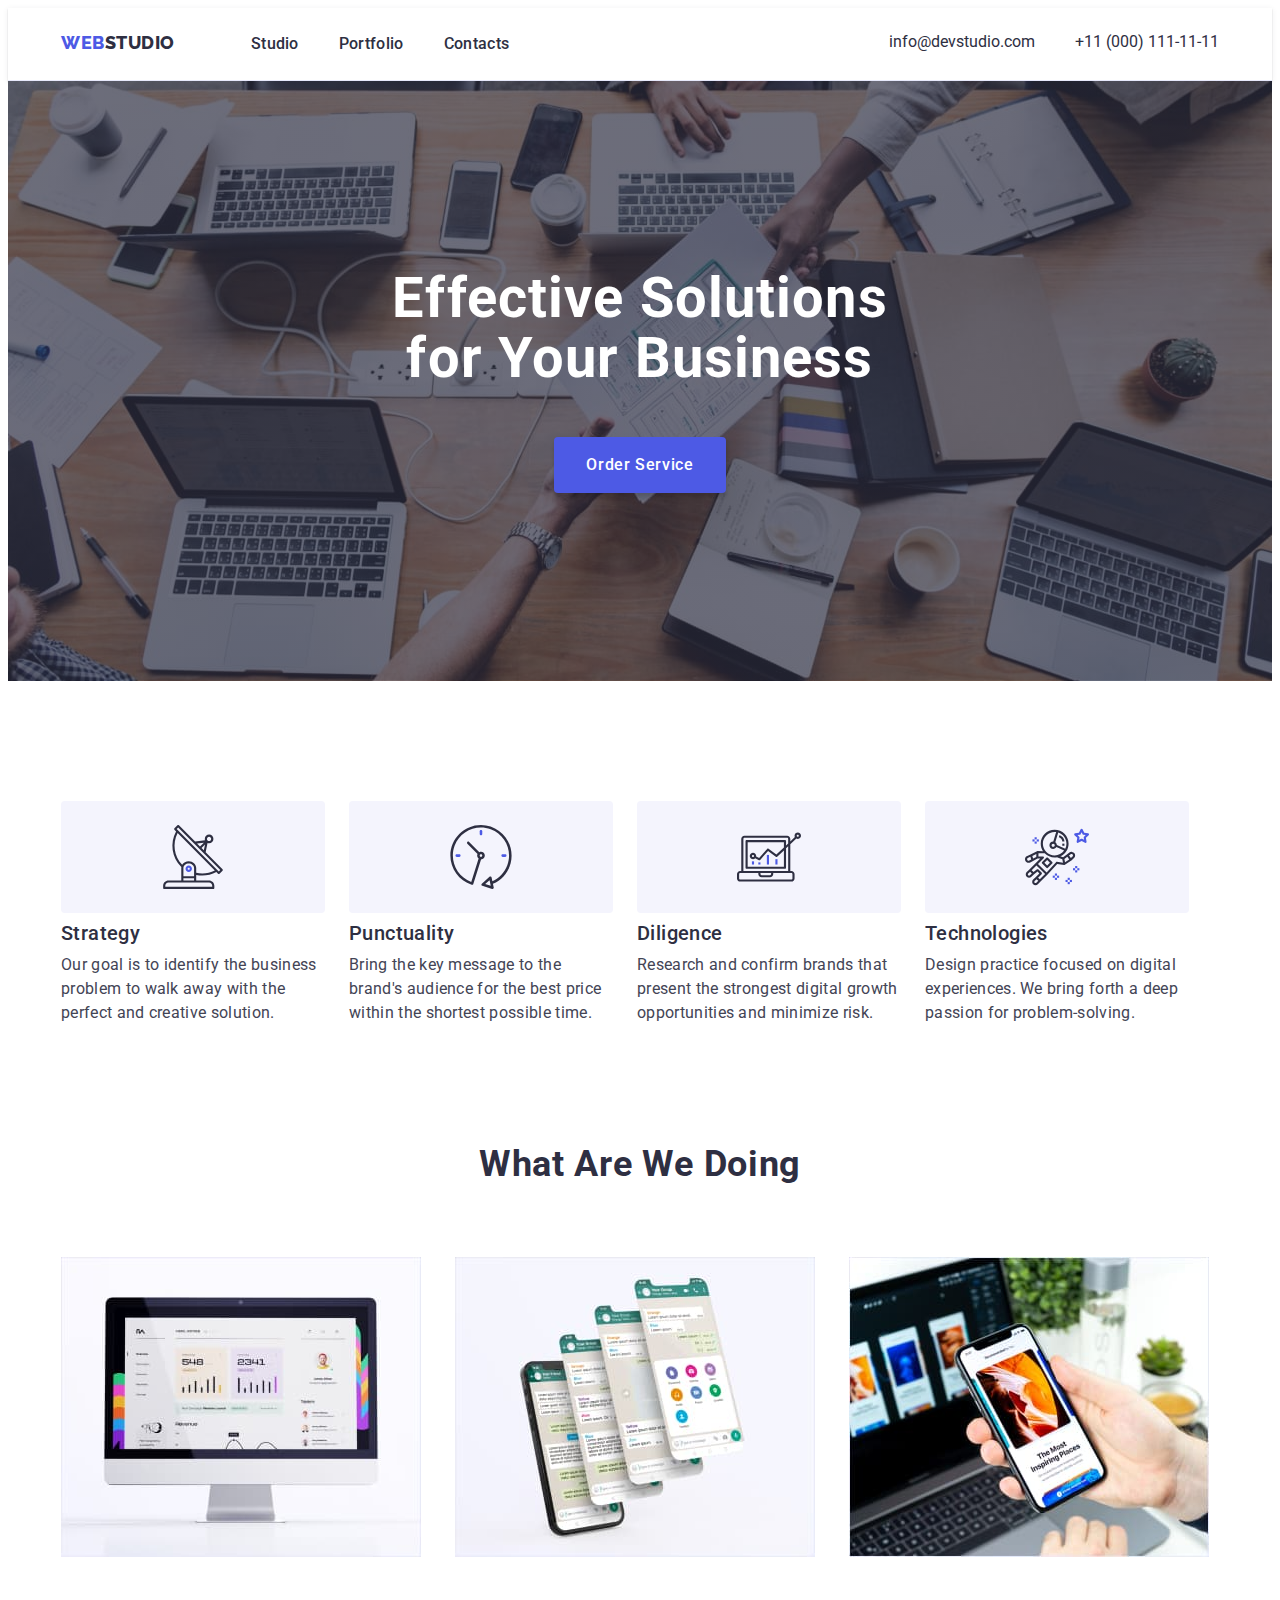
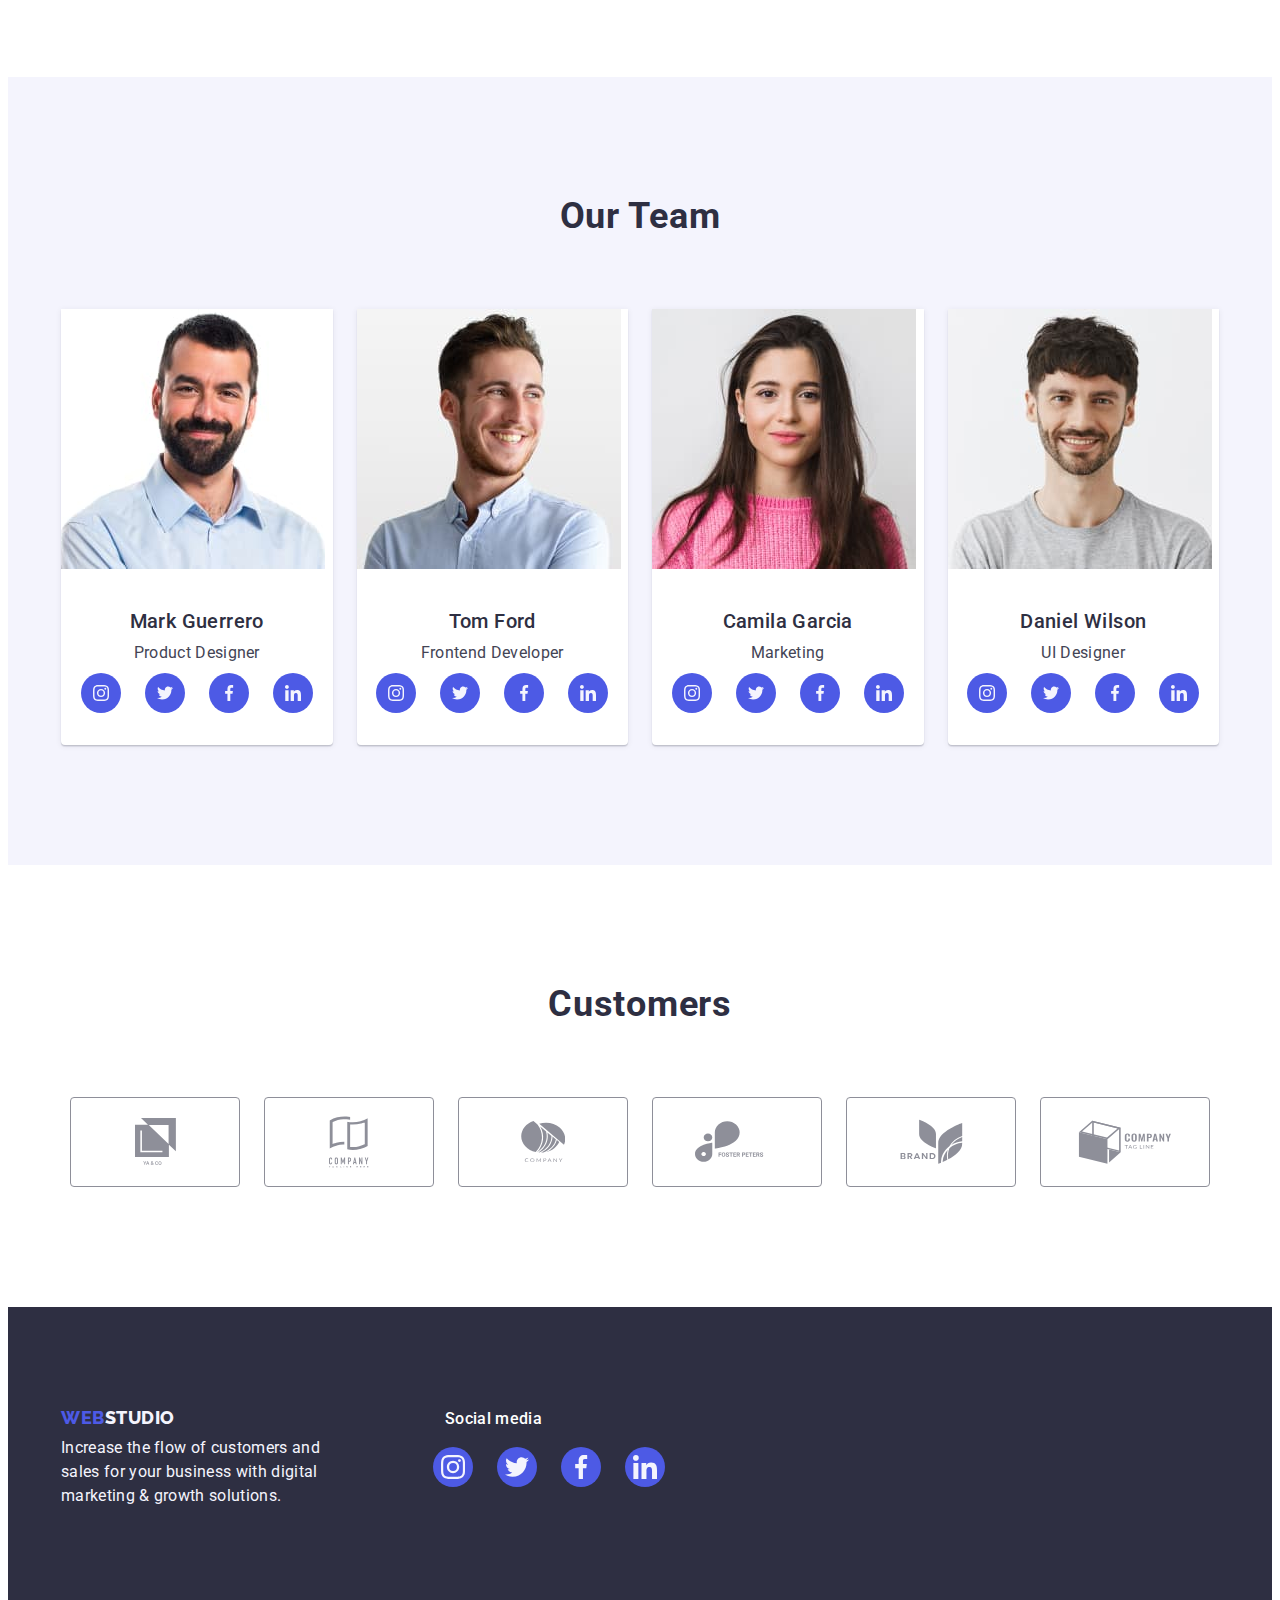
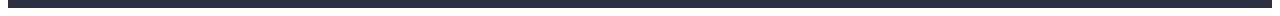
<file: index.html>
<!DOCTYPE html>
<html lang="en">
  <head>
    <meta charset="UTF-8" />
    <meta http-equiv="X-UA-Compatible" content="IE=edge" />
    <meta name="viewport" content="width=device-width, initial-scale=1.0" />
    <title>WebStudio</title>
    <link rel="preconnect" href="https://fonts.googleapis.com" />
    <link rel="preconnect" href="https://fonts.gstatic.com" crossorigin />
    <link
      href="https://fonts.googleapis.com/css2?family=Raleway:wght@800&family=Roboto:wght@400;500;700;900&display=swap"
      rel="stylesheet"
    />
    <link
      rel="stylesheet"
      href="https://cdnjs.cloudflare.com/ajax/libs/modern-normalize/1.1.0/modern-normalize.min.css"
      integrity="sha512-wpPYUAdjBVSE4KJnH1VR1HeZfpl1ub8YT/NKx4PuQ5NmX2tKuGu6U/JRp5y+Y8XG2tV+wKQpNHVUX03MfMFn9Q=="
      crossorigin="anonymous"
      referrerpolicy="no-referrer"
    />
    <link rel="stylesheet" href="css/styles.css" />
  </head>
  <body class="body">
    <!--Header-->
    <header class="header">
      <div class="container header-container">
        <nav class="header-navigation">
          <a class="header-logo link" href="./index.html"
            >Web<span class="span">Studio</span>
          </a>
          <ul class="header-list list">
            <li class="header-item">
              <a class="header-link link" href="./index.html">Studio</a>
            </li>
            <li class="header-item">
              <a class="header-link link" href="./portfolio.html">Portfolio</a>
            </li>
            <li class="header-item">
              <a class="header-link link" href="">Contacts</a>
            </li>
          </ul>
        </nav>
        <address class="contacts">
          <ul class="header-list list">
            <li class="header-item">
              <a class="contacts-link-mail link" href="">info@devstudio.com</a>
            </li>
            <li class="header-item">
              <a class="contacts-link-phone link" href=""
                >+11 (000) 111-11-11</a
              >
            </li>
          </ul>
        </address>
      </div>
    </header>
    <main>
      <!--Hero-->
      <section class="hero hero-section">
        <div class="container hero-container">
          <h1 class="hero-title">Effective Solutions for Your Business</h1>
          <button class="hero-button" type="button">Order Service</button>
        </div>
      </section>

      <!--Working Principles-->
      <section class="principles section">
        <div class="container">
          <h2 hidden class="title">Working Principles</h2>

          <ul class="principles-list list">
            <li class="principles-item icon-antenna">
              <h3 class="principles-title">Strategy</h3>
              <p class="principles-text">
                Our goal is to identify the business problem to walk away with
                the perfect and creative solution.
              </p>
            </li>
            <li class="principles-item icon-clock">
              <h3 class="principles-title">Punctuality</h3>
              <p class="principles-text">
                Bring the key message to the brand's audience for the best price
                within the shortest possible time.
              </p>
            </li>
            <li class="principles-item icon-diagram">
              <h3 class="principles-title">Diligence</h3>
              <p class="principles-text">
                Research and confirm brands that present the strongest digital
                growth opportunities and minimize risk.
              </p>
            </li>
            <li class="principles-item icon-astronaut">
              <h3 class="principles-title">Technologies</h3>
              <p class="principles-text">
                Design practice focused on digital experiences. We bring forth a
                deep passion for problem-solving.
              </p>
            </li>
          </ul>
        </div>
      </section>
      <!--What are we doing-->
      <section class="doing section">
        <div class="container">
          <h2 class="doing-title">What are we doing</h2>

          <ul class="doing-list list">
            <li class="doing-item">
              <img
                src="./images/we_doing-img-1.jpg"
                alt="we doing"
                width="360"
                height="300"
              />
            </li>
            <li class="doing-item">
              <img
                src="./images/we_doing-img-2.jpg"
                alt="we doing"
                width="360"
                height="300"
              />
            </li>
            <li class="doing-item">
              <img
                src="./images/we_doing-img-3.jpg"
                alt="we doing"
                width="360"
                height="300"
              />
            </li>
          </ul>
        </div>
      </section>
      <!--Our Team-->
      <section class="team section">
        <div class="container">
          <h2 class="team-title title">Our Team</h2>
          <div class="team-wrap">
            <ul class="team-list list">
              <li class="team-item">
                <img
                  src="./images/team-img-1.jpg"
                  alt="Mark"
                  width="264"
                  height="260"
                />
                <div class="name">
                  <h3 class="team-name">Mark Guerrero</h3>
                  <p class="team-text">Product Designer</p>
                  <ul class="name-soc-list list">
                    <li class="name-soc-item">
                      <a href="" class="name-soc-link link">
                        <svg class="name-soc-icon" width="16" height="16">
                          <use href="./images/icons.svg#icon-instagram"></use>
                        </svg>
                      </a>
                    </li>
                    <li class="name-soc-item">
                      <a href="" class="name-soc-link link">
                        <svg class="name-soc-icon" width="16" height="16">
                          <use href="./images/icons.svg#icon-twitter"></use>
                        </svg>
                      </a>
                    </li>
                    <li class="name-soc-item">
                      <a href="" class="name-soc-link link">
                        <svg class="name-soc-icon" width="16" height="16">
                          <use href="./images/icons.svg#icon-facebook"></use>
                        </svg>
                      </a>
                    </li>
                    <li class="name-soc-item">
                      <a href="" class="name-soc-link link">
                        <svg class="name-soc-icon" width="16" height="16">
                          <use href="./images/icons.svg#icon-linkedin"></use>
                        </svg>
                      </a>
                    </li>
                  </ul>
                </div>
              </li>
              <li class="team-item">
                <img
                  src="./images/team-img-2.jpg"
                  alt="Tom"
                  width="264"
                  height="260"
                />
                <div class="name">
                  <h3 class="team-name">Tom Ford</h3>
                  <p class="team-text">Frontend Developer</p>
                  <ul class="name-soc-list list">
                    <li class="name-soc-item">
                      <a href="" class="name-soc-link link">
                        <svg class="name-soc-icon" width="16" height="16">
                          <use href="./images/icons.svg#icon-instagram"></use>
                        </svg>
                      </a>
                    </li>
                    <li class="name-soc-item">
                      <a href="" class="name-soc-link link">
                        <svg class="name-soc-icon" width="16" height="16">
                          <use href="./images/icons.svg#icon-twitter"></use>
                        </svg>
                      </a>
                    </li>
                    <li class="name-soc-item">
                      <a href="" class="name-soc-link link">
                        <svg class="name-soc-icon" width="16" height="16">
                          <use href="./images/icons.svg#icon-facebook"></use>
                        </svg>
                      </a>
                    </li>
                    <li class="name-soc-item">
                      <a href="" class="name-soc-link link">
                        <svg class="name-soc-icon" width="16" height="16">
                          <use href="./images/icons.svg#icon-linkedin"></use>
                        </svg>
                      </a>
                    </li>
                  </ul>
                </div>
              </li>
              <li class="team-item">
                <img
                  src="./images/team-img-3.jpg"
                  alt="Camila"
                  width="264"
                  height="260"
                />
                <div class="name">
                  <h3 class="team-name">Camila Garcia</h3>
                  <p class="team-text">Marketing</p>
                  <ul class="name-soc-list list">
                    <li class="name-soc-item">
                      <a href="" class="name-soc-link link">
                        <svg class="name-soc-icon" width="16" height="16">
                          <use href="./images/icons.svg#icon-instagram"></use>
                        </svg>
                      </a>
                    </li>
                    <li class="name-soc-item">
                      <a href="" class="name-soc-link link">
                        <svg class="name-soc-icon" width="16" height="16">
                          <use href="./images/icons.svg#icon-twitter"></use>
                        </svg>
                      </a>
                    </li>
                    <li class="name-soc-item">
                      <a href="" class="name-soc-link link">
                        <svg class="name-soc-icon" width="16" height="16">
                          <use href="./images/icons.svg#icon-facebook"></use>
                        </svg>
                      </a>
                    </li>
                    <li class="name-soc-item">
                      <a href="" class="name-soc-link link">
                        <svg class="name-soc-icon" width="16" height="16">
                          <use href="./images/icons.svg#icon-linkedin"></use>
                        </svg>
                      </a>
                    </li>
                  </ul>
                </div>
              </li>
              <li class="team-item">
                <img
                  src="./images/team-img-4.jpg"
                  alt="Daniel"
                  width="264"
                  height="260"
                />
                <div class="name">
                  <h3 class="team-name">Daniel Wilson</h3>
                  <p class="team-text">UI Designer</p>
                  <ul class="name-soc-list list">
                    <li class="name-soc-item">
                      <a href="" class="name-soc-link link">
                        <svg class="name-soc-icon" width="16" height="16">
                          <use href="./images/icons.svg#icon-instagram"></use>
                        </svg>
                      </a>
                    </li>
                    <li class="name-soc-item">
                      <a href="" class="name-soc-link link">
                        <svg class="name-soc-icon" width="16" height="16">
                          <use href="./images/icons.svg#icon-twitter"></use>
                        </svg>
                      </a>
                    </li>
                    <li class="name-soc-item">
                      <a href="" class="name-soc-link link">
                        <svg class="name-soc-icon" width="16" height="16">
                          <use href="./images/icons.svg#icon-facebook"></use>
                        </svg>
                      </a>
                    </li>
                    <li class="name-soc-item">
                      <a href="" class="name-soc-link link">
                        <svg class="name-soc-icon" width="16" height="16">
                          <use href="./images/icons.svg#icon-linkedin"></use>
                        </svg>
                      </a>
                    </li>
                  </ul>
                </div>
              </li>
            </ul>
          </div>
        </div>
      </section>
      <!--Customers-->
      <section class="customers section">
        <div class="container">
          <h2 class="customers-title title">Customers</h2>
          <ul class="customers-list list">
            <li class="customers-item">
              <a href="" class="customers-logo-link link">
                <svg class="customers-logo-icon" width="41" height="47">
                  <use href="./images/icons.svg#icon-group1"></use>
                </svg>
              </a>
            </li>
            <li class="customers-item">
              <a href="" class="customers-logo-link link">
                <svg class="customers-logo-icon" width="40" height="52">
                  <use href="./images/icons.svg#icon-group2"></use>
                </svg>
              </a>
            </li>
            <li class="customers-item">
              <a href="" class="customers-logo-link link">
                <svg class="customers-logo-icon" width="44" height="41">
                  <use href="./images/icons.svg#icon-group3"></use>
                </svg>
              </a>
            </li>
            <li class="customers-item">
              <a href="" class="customers-logo-link link">
                <svg class="customers-logo-icon" width="84" height="41">
                  <use href="./images/icons.svg#icon-group4"></use>
                </svg>
              </a>
            </li>
            <li class="customers-item">
              <a href="" class="customers-logo-link link">
                <svg class="customers-logo-icon" width="63" height="45">
                  <use href="./images/icons.svg#icon-group5"></use>
                </svg>
              </a>
            </li>
            <li class="customers-item">
              <a href="" class="customers-logo-link link">
                <svg class="customers-logo-icon" width="94" height="44">
                  <use href="./images/icons.svg#icon-group6"></use>
                </svg>
              </a>
            </li>
          </ul>
        </div>
      </section>
    </main>
    <!--Footer-->
    <footer class="footer section">
      <div class="footer-container container">
        <div class="wrap">
          <a class="header-logo link" href="./index.html"
            >Web<span class="foter-span">Studio</span>
          </a>
          <p class="footer-text">
            Increase the flow of customers and sales for your business with
            digital marketing & growth solutions.
          </p>
        </div>
        <div class="footer-social">
          <p class="footer-p">Social media</p>
          <ul class="footer-soc-list list">
            <li class="name-soc-item">
              <a href="" class="footer-soc-link link">
                <svg class="name-soc-icon" width="24" height="24">
                  <use href="./images/icons.svg#icon-instagram"></use>
                </svg>
              </a>
            </li>
            <li class="name-soc-item">
              <a href="" class="footer-soc-link link">
                <svg class="name-soc-icon" width="24" height="24">
                  <use href="./images/icons.svg#icon-twitter"></use>
                </svg>
              </a>
            </li>
            <li class="name-soc-item">
              <a href="" class="footer-soc-link link">
                <svg class="name-soc-icon" width="24" height="24">
                  <use href="./images/icons.svg#icon-facebook"></use>
                </svg>
              </a>
            </li>
            <li class="name-soc-item">
              <a href="" class="footer-soc-link link">
                <svg class="name-soc-icon" width="24" height="24">
                  <use href="./images/icons.svg#icon-linkedin"></use>
                </svg>
              </a>
            </li>
          </ul>
        </div>
      </div>
    </footer>
  </body>
</html>
</file>
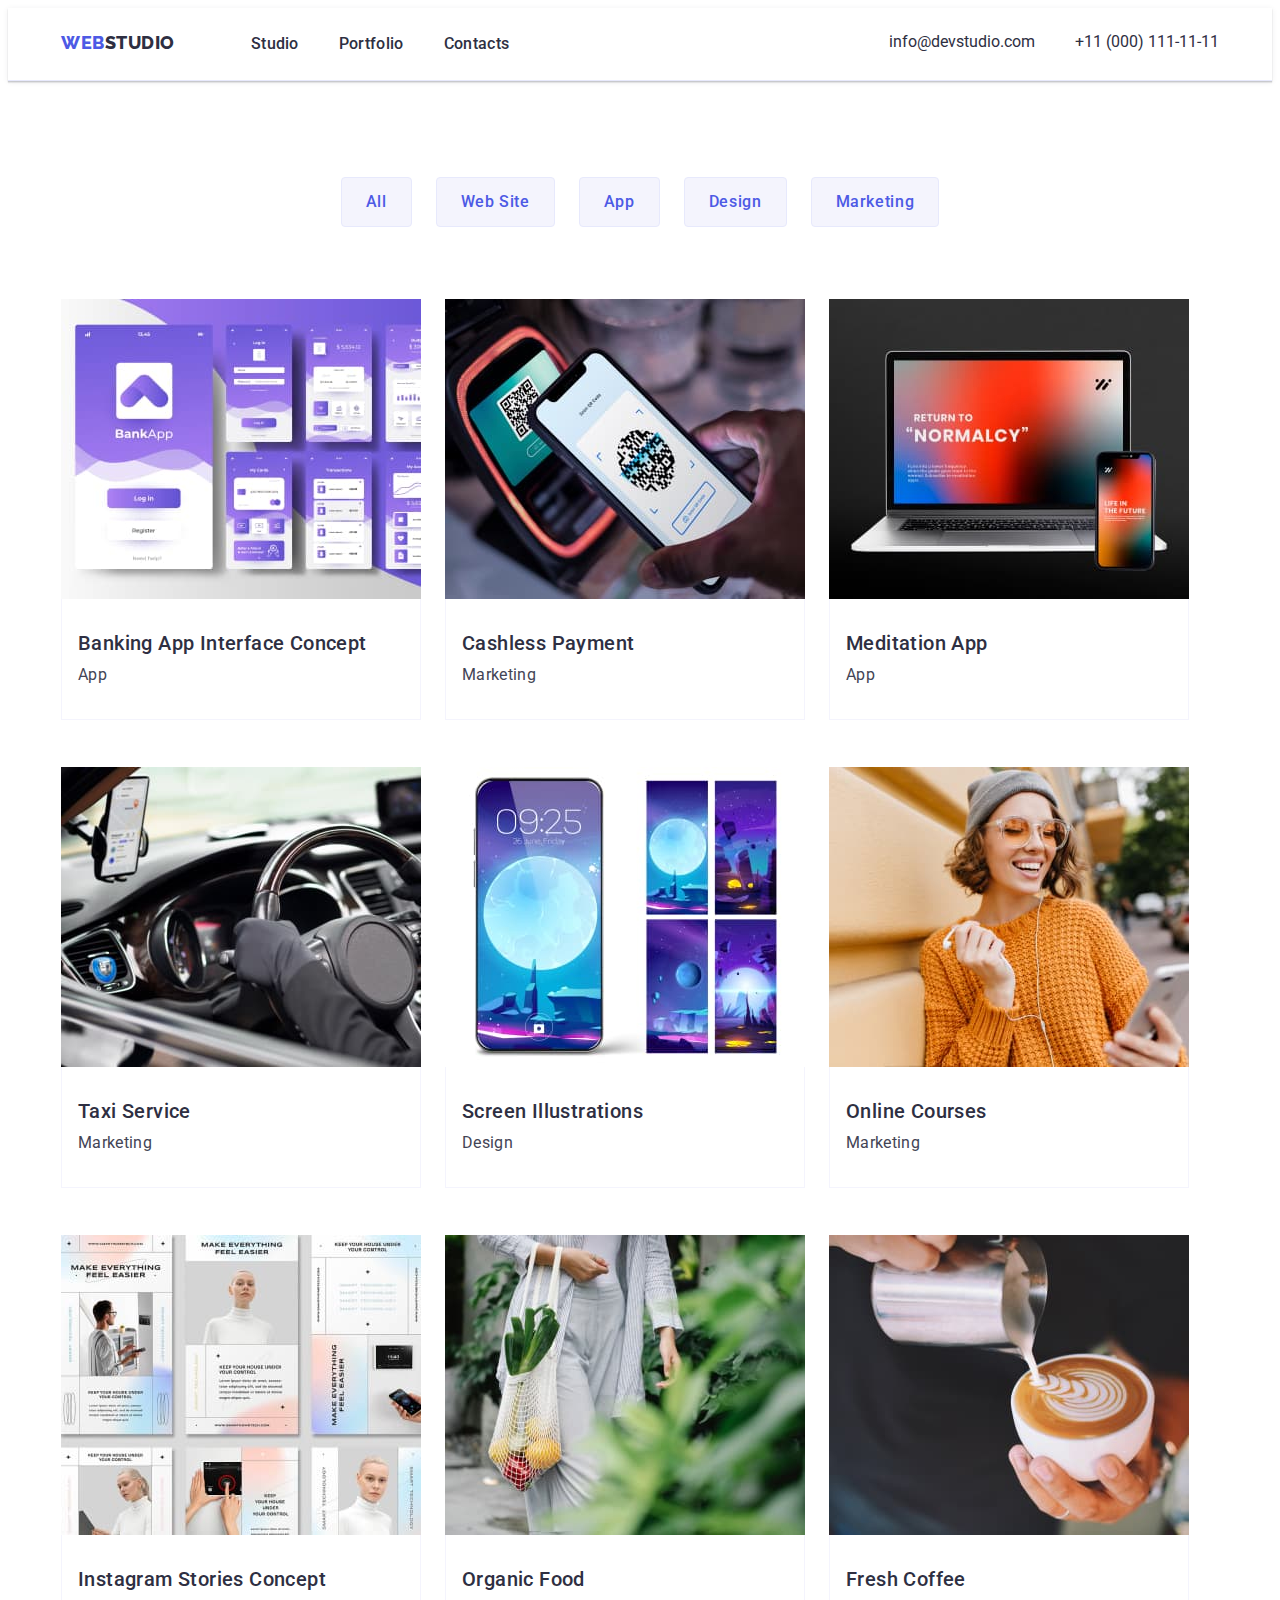
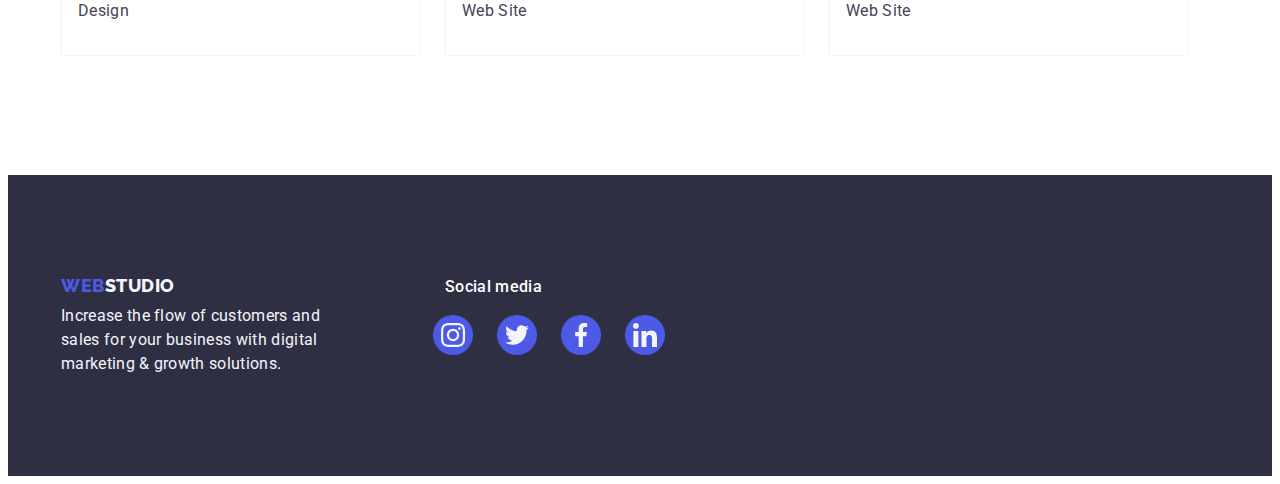
<file: portfolio.html>
<!DOCTYPE html>
<html lang="en">
  <head>
    <meta charset="UTF-8" />
    <meta http-equiv="X-UA-Compatible" content="IE=edge" />
    <meta name="viewport" content="width=device-width, initial-scale=1.0" />
    <title>WebStudio portfolio</title>
    <link rel="preconnect" href="https://fonts.googleapis.com" />
    <link rel="preconnect" href="https://fonts.gstatic.com" crossorigin />
    <link
      href="https://fonts.googleapis.com/css2?family=Raleway:wght@800&family=Roboto:wght@400;500;700;900&display=swap"
      rel="stylesheet"
    />
    <link
      rel="stylesheet"
      href="https://cdnjs.cloudflare.com/ajax/libs/modern-normalize/1.1.0/modern-normalize.min.css"
      integrity="sha512-wpPYUAdjBVSE4KJnH1VR1HeZfpl1ub8YT/NKx4PuQ5NmX2tKuGu6U/JRp5y+Y8XG2tV+wKQpNHVUX03MfMFn9Q=="
      crossorigin="anonymous"
      referrerpolicy="no-referrer"
    />
    <link rel="stylesheet" href="css/styles.css" />
  </head>
  <body class="body">
    <!--Header-->
    <header class="header">
      <div class="container header-container">
        <nav class="header-navigation">
          <a class="header-logo link" href="./index.html"
            >Web<span class="span">Studio</span>
          </a>
          <ul class="header-list list">
            <li class="header-item">
              <a class="header-link link" href="./index.html">Studio</a>
            </li>
            <li class="header-item">
              <a class="header-link link" href="./portfolio.html">Portfolio</a>
            </li>
            <li class="header-item">
              <a class="header-link link" href="">Contacts</a>
            </li>
          </ul>
        </nav>
        <address class="contacts">
          <ul class="header-list list">
            <li class="header-item">
              <a class="contacts-link-mail link" href="">info@devstudio.com</a>
            </li>
            <li class="header-item">
              <a class="contacts-link-phone link" href=""
                >+11 (000) 111-11-11</a
              >
            </li>
          </ul>
        </address>
      </div>
    </header>
    <main>
      <!--section Filters-->

      <section class="portfolio-section">
        <div class="container">
          <h1 hidden class="title">Filters</h1>

          <ul class="filter-list filters-container list">
            <li class="filter-item">
              <button class="filter-button btn" type="button">All</button>
            </li>
            <li class="filter-item">
              <button class="filter-button btn" type="button">Web Site</button>
            </li>
            <li class="filter-item">
              <button class="filter-button btn" type="button">App</button>
            </li>
            <li class="filter-item">
              <button class="filter-button btn" type="button">Design</button>
            </li>
            <li class="filter-item">
              <button class="filter-button btn" type="button">Marketing</button>
            </li>
          </ul>

          <!--section List-->

          <ul class="img-list list">
            <li class="img-item">
              <a class="img-link" href="">
                <img
                  src="./images/portfolio-img-1.jpg"
                  alt="Banking App Interface Concept"
                  width="360"
                  height="300"
                />
                <div class="card-content">
                  <h2 class="img-title">Banking App Interface Concept</h2>
                  <p class="img-text">App</p>
                </div>
              </a>
            </li>
            <li class="img-item link">
              <a class="img-link" href=""
                ><img
                  src="./images/portfolio-img-2.jpg"
                  alt="Cashless Payment"
                  width="360"
                  height="300"
                />
                <div class="card-content">
                  <h2 class="img-title">Cashless Payment</h2>
                  <p class="img-text">Marketing</p>
                </div>
              </a>
            </li>
            <li class="img-item">
              <a class="img-link" href=""
                ><img
                  src="./images/portfolio-img-3.jpg"
                  alt="Meditation App"
                  width="360"
                  height="300"
                />
                <div class="card-content">
                  <h2 class="img-title">Meditation App</h2>
                  <p class="img-text">App</p>
                </div>
              </a>
            </li>
            <li class="img-item">
              <a class="img-link" href="">
                <img
                  src="./images/portfolio-img-4.jpg"
                  alt="Taxi Service"
                  width="360"
                  height="300"
                />
                <div class="card-content">
                  <h2 class="img-title">Taxi Service</h2>
                  <p class="img-text">Marketing</p>
                </div>
              </a>
            </li>
            <li class="img-item">
              <a class="img-link" href="">
                <img
                  src="./images/portfolio-img-5.jpg"
                  alt="Screen Illustrations"
                  width="360"
                  height="300"
                />
                <div class="card-content">
                  <h2 class="img-title">Screen Illustrations</h2>
                  <p class="img-text">Design</p>
                </div>
              </a>
            </li>
            <li class="img-item">
              <a class="img-link" href="">
                <img
                  src="./images/portfolio-img-6.jpg"
                  alt="Online Courses"
                  width="360"
                  height="300"
                />
                <div class="card-content">
                  <h2 class="img-title">Online Courses</h2>
                  <p class="img-text">Marketing</p>
                </div>
              </a>
            </li>

            <li class="img-item">
              <a class="img-link" href=""
                ><img
                  src="./images/portfolio-img-7.jpg"
                  alt="Instagram Stories Concept"
                  width="360"
                  height="300"
                />
                <div class="card-content">
                  <h2 class="img-title">Instagram Stories Concept</h2>
                  <p class="img-text">Design</p>
                </div>
              </a>
            </li>
            <li class="img-item">
              <a class="img-link" href=""
                ><img
                  src="./images/portfolio-img-8.jpg"
                  alt="Organic Food"
                  width="360"
                  height="300"
                />
                <div class="card-content">
                  <h2 class="img-title">Organic Food</h2>
                  <p class="img-text">Web Site</p>
                </div>
              </a>
            </li>
            <li class="img-item">
              <a class="img-link" href="">
                <img
                  src="./images/portfolio-img-9.jpg"
                  alt="Fresh Coffee"
                  width="360"
                  height="300"
                />
                <div class="card-content">
                  <h2 class="img-title">Fresh Coffee</h2>
                  <p class="img-text">Web Site</p>
                </div>
              </a>
            </li>
          </ul>
        </div>
      </section>
    </main>

    <!--Footer-->
    <footer class="footer section">
      <div class="footer-container container">
        <div class="wrap">
          <a class="header-logo link" href="./index.html"
            >Web<span class="foter-span">Studio</span>
          </a>
          <p class="footer-text">
            Increase the flow of customers and sales for your business with
            digital marketing & growth solutions.
          </p>
        </div>
        <div class="footer-social">
          <p class="footer-p">Social media</p>
          <ul class="footer-soc-list list">
            <li class="name-soc-item">
              <a href="" class="footer-soc-link link">
                <svg class="name-soc-icon" width="24" height="24">
                  <use href="./images/icons.svg#icon-instagram"></use>
                </svg>
              </a>
            </li>
            <li class="name-soc-item">
              <a href="" class="footer-soc-link link">
                <svg class="name-soc-icon" width="24" height="24">
                  <use href="./images/icons.svg#icon-twitter"></use>
                </svg>
              </a>
            </li>
            <li class="name-soc-item">
              <a href="" class="footer-soc-link link">
                <svg class="name-soc-icon" width="24" height="24">
                  <use href="./images/icons.svg#icon-facebook"></use>
                </svg>
              </a>
            </li>
            <li class="name-soc-item">
              <a href="" class="footer-soc-link link">
                <svg class="name-soc-icon" width="24" height="24">
                  <use href="./images/icons.svg#icon-linkedin"></use>
                </svg>
              </a>
            </li>
          </ul>
        </div>
      </div>
    </footer>
  </body>
</html>
</file>
<file: css/styles.css>
:root {
  --main-title-color: #ffffff;
  --second-title-col: #2e2f42;
  --button-color: blue;
  --logo-color: #4d5ae5;
}
p,
h1,
h2,
h3,
h4,
h5,
h6 {
  margin: 0;
}
ul {
  margin: 0;
  padding-left: 0;
}
button {
  cursor: pointer;
}
address {
  font-style: normal;
}
img {
  display: block;
}
body {
  font-family: "Roboto", sans-serif;
  color: #434455;
  background-color: #ffffff;
}
.container {
  width: 1158px;
  padding-left: 15px;
  padding-right: 15px;
  margin-left: auto;
  margin-right: auto;
}
.list {
  list-style: none;
}
.link {
  text-decoration: none;
  color: #2e2f42;
}
.link:is(:hover, :focus) {
  color: #404bbf;
}

.span {
  color: #2e2f42;
}

/*-------heder-------*/
.header {
  background-color: WHITE;
  border-bottom: 1px solid #e7e9fc;
  padding-top: 24px;
  padding-bottom: 24px;
  box-shadow: 0px 2px 1px rgba(46, 47, 66, 0.08),
    0px 1px 1px rgba(46, 47, 66, 0.16), 0px 1px 6px rgba(46, 47, 66, 0.08);
}
.header-container {
  display: flex;
}
.header-navigation {
  display: flex;
  margin-right: auto;
}
.contacts {
  font-style: normal;
}
.header-logo {
  font-family: "Raleway", sans-serif;
  font-weight: 800;
  font-size: 18px;
  line-height: 1.17;
  letter-spacing: 0.03em;
  text-transform: uppercase;
  color: var(--logo-color);

  margin-right: 76px;
}
.header-list {
  display: flex;
  gap: 40px;
}
.header-link {
  font-weight: 500;
  font-size: 16px;
  line-height: 1.5;
  letter-spacing: 0.02em;
  color: #2e2f42;
}

.contacts-link {
  color: #434455;
}
.contacts-link-mail {
  font-weight: 400px;
}

/*---------hero---------*/

.hero-section {
  padding: 188px 0px;
  background-color: #2e2f42;
  background-image: linear-gradient(
      rgba(46, 47, 66, 0.7),
      rgba(46, 47, 66, 0.7)
    ),
    url(../images/hero-bg.jpg);
  background-repeat: no-repeat;
  background-position: center;
  background-size: cover;
  max-width: 1440px;

  margin-left: auto;
  margin-right: auto;
}
.hero-title {
  font-family: "Roboto", sans-serif;
  font-size: 56px;
  line-height: 1.07;
  letter-spacing: 0.02em;
  text-align: center;
  color: var(--main-title-color, #ffffff);
  margin: 0 auto;
  margin-bottom: 48px;
  max-width: 496px;
}
.hero-button {
  background-color: #4d5ae5;
  min-width: 169px;
  height: 56px;
  font-family: "Roboto", sans-serif;
  font-weight: 500;
  font-size: 16px;
  line-height: 1.5;
  letter-spacing: 0.04em;
  color: #ffffff;
  box-shadow: 0px 4px 4px rgba(0, 0, 0, 0.15);
  border-radius: 4px;
  border: none;
  display: block;
  margin: 0 auto;
  padding: 16px 32px;
}
.hero-button:is(:hover, :focus) {
  background-color: #404bbf;
  cursor: pointer;
}
/*-------Working Principles-------*/

.principles {
  padding: 120px 0px 60px 0px;
}

.principles-list {
  display: flex;
  gap: 24px;
}

.principles-item {
  width: 264px;
}
.principles-item::before {
  display: block;
  content: "";
  height: 112px;
  background-repeat: no-repeat;
  background-position: center;
  background-color: #f4f4fd;
  border-radius: 4px;
}
.icon-antenna::before {
  background-image: url(../images/antenna.svg);
}
.icon-clock::before {
  background-image: url(../images/clock.svg);
}
.icon-diagram::before {
  background-image: url(../images/diagram.svg);
}
.icon-astronaut::before {
  background-image: url(../images/astronaut.svg);
}
.principles-title,
.team-name {
  font-weight: 500;
  font-size: 20px;
  line-height: 1.2;
  letter-spacing: 0.02em;
  color: #2e2f42;
  margin-bottom: 8px;
  margin-top: 8px;
}
.principles-text {
  font-size: 16px;
  line-height: 1.5;
  letter-spacing: 0.02em;
}

/*-------What are we doing-------*/

.doing {
  padding: 60px 0px 120px 0px;
}
.doing-list {
  display: flex;
  gap: 24px;
}

.doing-title {
  font-size: 36px;
  line-height: 1.11;
  text-align: center;
  letter-spacing: 0.02em;
  text-transform: capitalize;
  color: #2e2f42;
  margin-bottom: 72px;
}
.doing-item {
  width: calc((100% - 24px) / 3);
}
/*-------Our Team-------*/
.title {
  font-size: 36px;
  line-height: 1.11;
  text-align: center;
  letter-spacing: 0.02em;
  text-transform: capitalize;
  color: #2e2f42;
}
.name {
  padding: 32px 16px;
}

.team {
  background-color: #f4f4fd;
  padding: 120px 0px;
}
.team-name {
  margin-bottom: 8px;
}
.team-text {
  font-size: 16px;
  line-height: 1.5;
  letter-spacing: 0.02em;
  margin-bottom: 8px;
}
.team-wrap {
  text-align: center;
}
.team-list {
  display: flex;
  gap: 24px;
}
.team-item {
  background-color: #ffffff;
  width: calc((100% - 24px) / 4);
  box-shadow: 0px 1px 6px rgba(46, 47, 66, 0.08),
    0px 1px 1px rgba(46, 47, 66, 0.16), 0px 2px 1px rgba(46, 47, 66, 0.08);
  border-radius: 0px 0px 4px 4px;
}
.team-title {
  margin-bottom: 72px;
}
.name-soc-list {
  display: flex;
  justify-content: center;
  gap: 24px;
}

.name-soc-item {
  width: 40px;
  height: 40px;
}
.name-soc-link {
  width: 100%;
  height: 100%;
  border-radius: 50%;
  background-color: #4d5ae5;
  display: flex;
  align-items: center;
  justify-content: center;
}
.name-soc-link:hover,
.name-soc-link:focus {
  background-color: #404bbf;
}
.name-soc-icon {
  fill: #f4f4fd;
}

/*-------customers-------*/

.customers {
  padding: 120px 0px 120px 0px;
}
.customers-title {
  margin-bottom: 72px;
}

.customers-list {
  display: flex;
  align-items: center;
  justify-content: center;
  gap: 24px;
}

.customers-item {
  width: 168px;
  height: 88px;
  border: 1px solid #8e8f99;
  border-radius: 4px;
}
.customers-logo-link {
  display: flex;
  justify-content: center;
  align-items: center;
  width: 100%;
  height: 100%;
}
.customers-logo-icon {
  fill: #8e8f99;
}
.customers-item:hover {
  border-color: #404bbf;
}
.customers-logo-link:hover > .customers-logo-icon {
  fill: #404bbf;
}

/*-------footer-------*/

.footer-container {
  display: flex;
}
.footer-soc-link {
  width: 40px;
  height: 40px;
  border-radius: 50%;
  background-color: #4d5ae5;
  display: flex;
  align-items: center;
  justify-content: center;
}
.footer-text {
  margin-top: 8px;
  width: 264px;
}
.footer {
  background-color: #2e2f42;
  padding-top: 100px;
  padding-bottom: 100px;
}

.foter-span {
  color: #f4f4fd;
}
.footer-text {
  font-size: 16px;
  line-height: 1.5;
  letter-spacing: 0.02em;
  color: #f4f4fd;
}

.footer-social {
  width: 208px;
  height: 80px;
  margin-left: 120px;
}
.footer-p {
  font-weight: 500;
  font-size: 16px;
  line-height: 1.5;
  letter-spacing: 0.02em;
  color: #ffffff;
  margin-bottom: 16px;
}
.footer-soc-list {
  display: flex;
  justify-content: center;
  gap: 24px;
}
.footer-soc-link:hover,
.namfooter-soc-link:focus {
  background-color: #31d0aa;
}

/*-------Portfolio-------*/

/*---section Filters---*/
.portfolio-section {
  padding: 96px 0px 120px 0px;
}

.btn {
  display: flex;
  flex-direction: row;
  justify-content: center;
  align-items: center;
  padding: 12px 24px;
  border: 1px solid #e7e9fc;

  border-radius: 4px;
}
.filter-button {
  color: var(--main-button-color, blue);
  cursor: pointer;
  background-color: transparent;
}
.filter-button:is(:hover, :focus) {
  color: #404bbf;
  border-color: #404bbf;
  box-shadow: 0px 3px 1px rgba(0, 0, 0, 0.1), 0px 2px 1px rgba(0, 0, 0, 0.08),
    0px 2px 2px rgba(0, 0, 0, 0.12);
}

.filters-container {
  display: flex;
  gap: 24px;
  justify-content: center;
}

.filter-list {
  margin-bottom: 72px;
}

.filter-button {
  font-family: inherit;
  font-weight: 500;
  font-size: 16px;
  line-height: 1.5;
  letter-spacing: 0.04em;
  color: #4d5ae5;
  background-color: #f4f4fd;
  cursor: pointer;
}
.filter-button:is(:hover, :focus) {
  color: #ffffff;
  background-color: #404bbf;
  cursor: pointer;
}
/*-------section List-------*/

.img-list {
  display: flex;
  flex-wrap: wrap;
  gap: 48px 24px;
}
.img-link {
  text-decoration: none;
  color: #2e2f42;
  display: block;
}
.img-link:hover {
  box-shadow: 0px 1px 6px rgba(46, 47, 66, 0.08),
    0px 1px 1px rgba(46, 47, 66, 0.16), 0px 2px 1px rgba(46, 47, 66, 0.08);
}
.card-content {
  border: 1px solid #f4f4fd;
  border-top: none;
  padding: 32px 16px;
}

.img-wrap {
  width: calc((100% - 48px) / 3);
}
.img-item {
  height: 420px;
  display: block;
}

.img-title {
  font-weight: 500;
  font-size: 20px;
  line-height: 1.2;
  letter-spacing: 0.02em;
  text-decoration: none;
  color: var(--second-title-color);
  margin-bottom: 8px;
}
.img-text {
  font-size: 16px;
  line-height: 1.5;
  letter-spacing: 0.02em;
  color: #434455;
}
</file>
